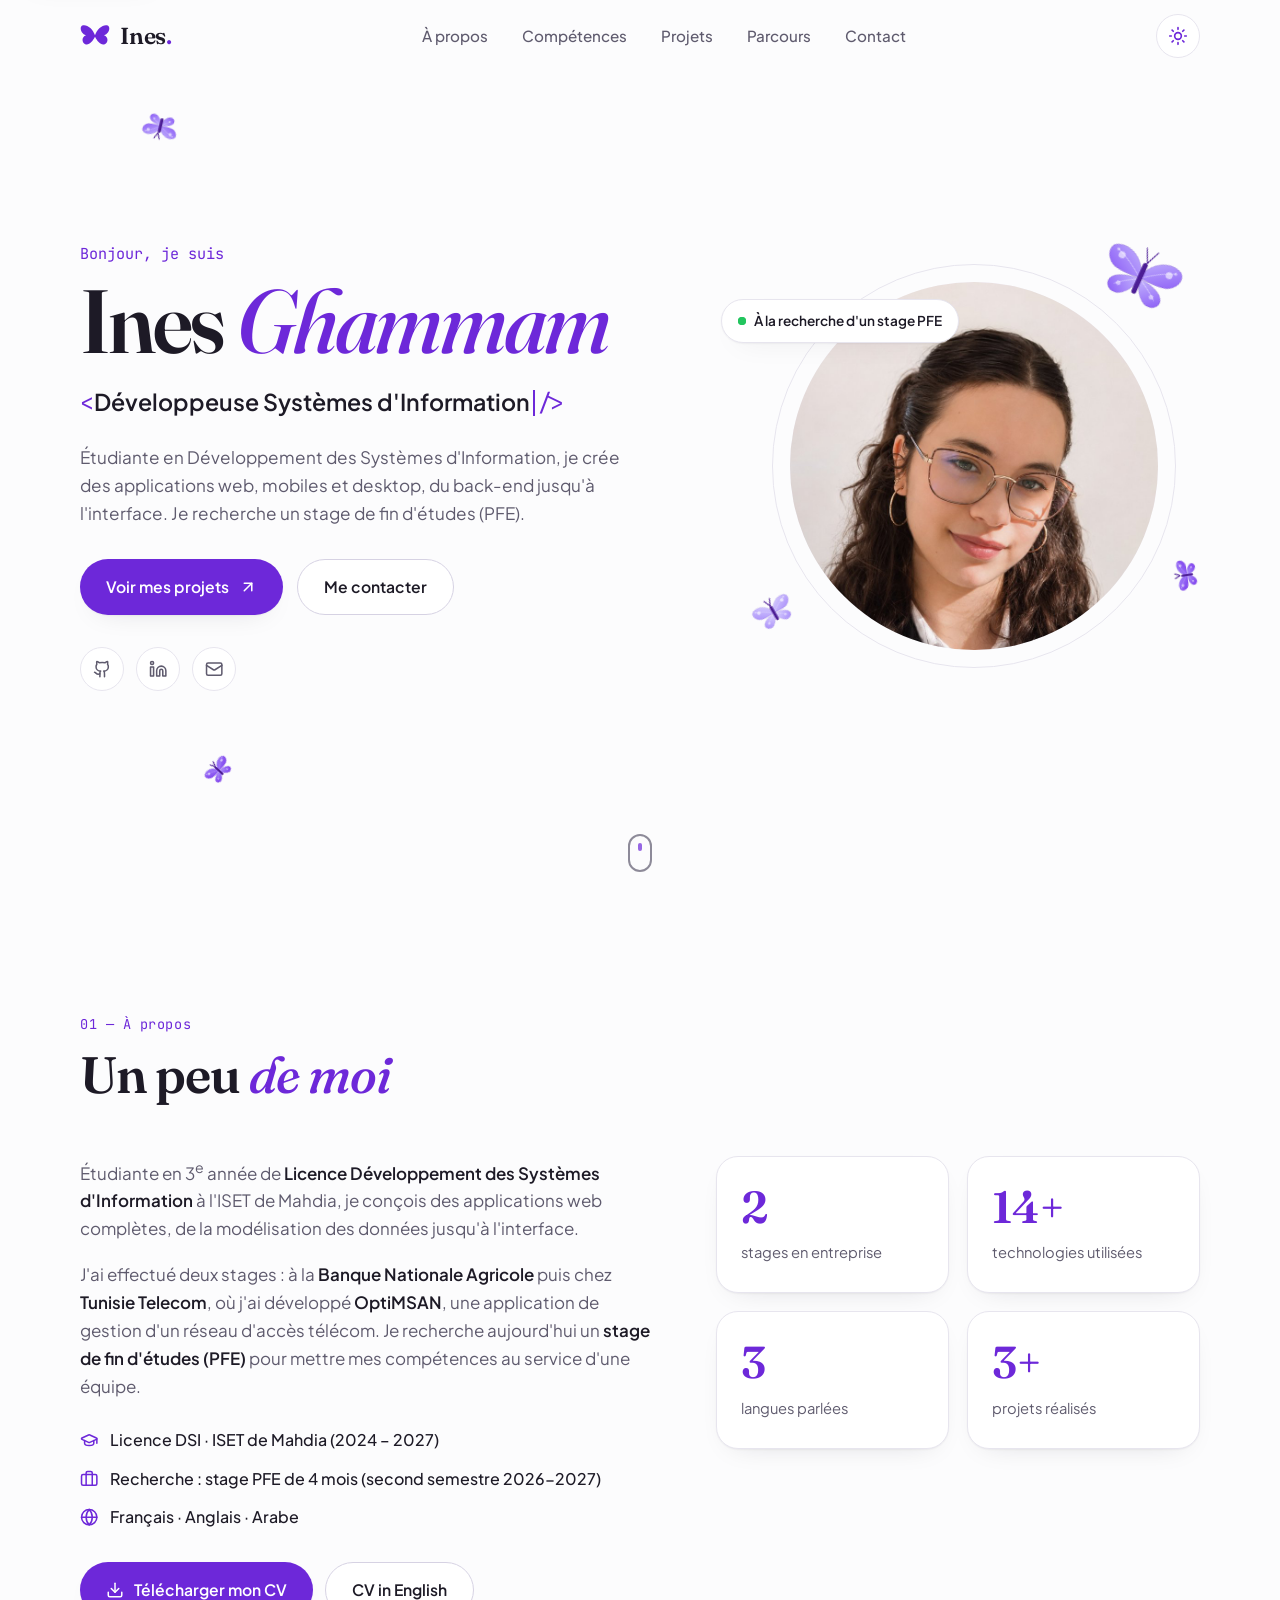
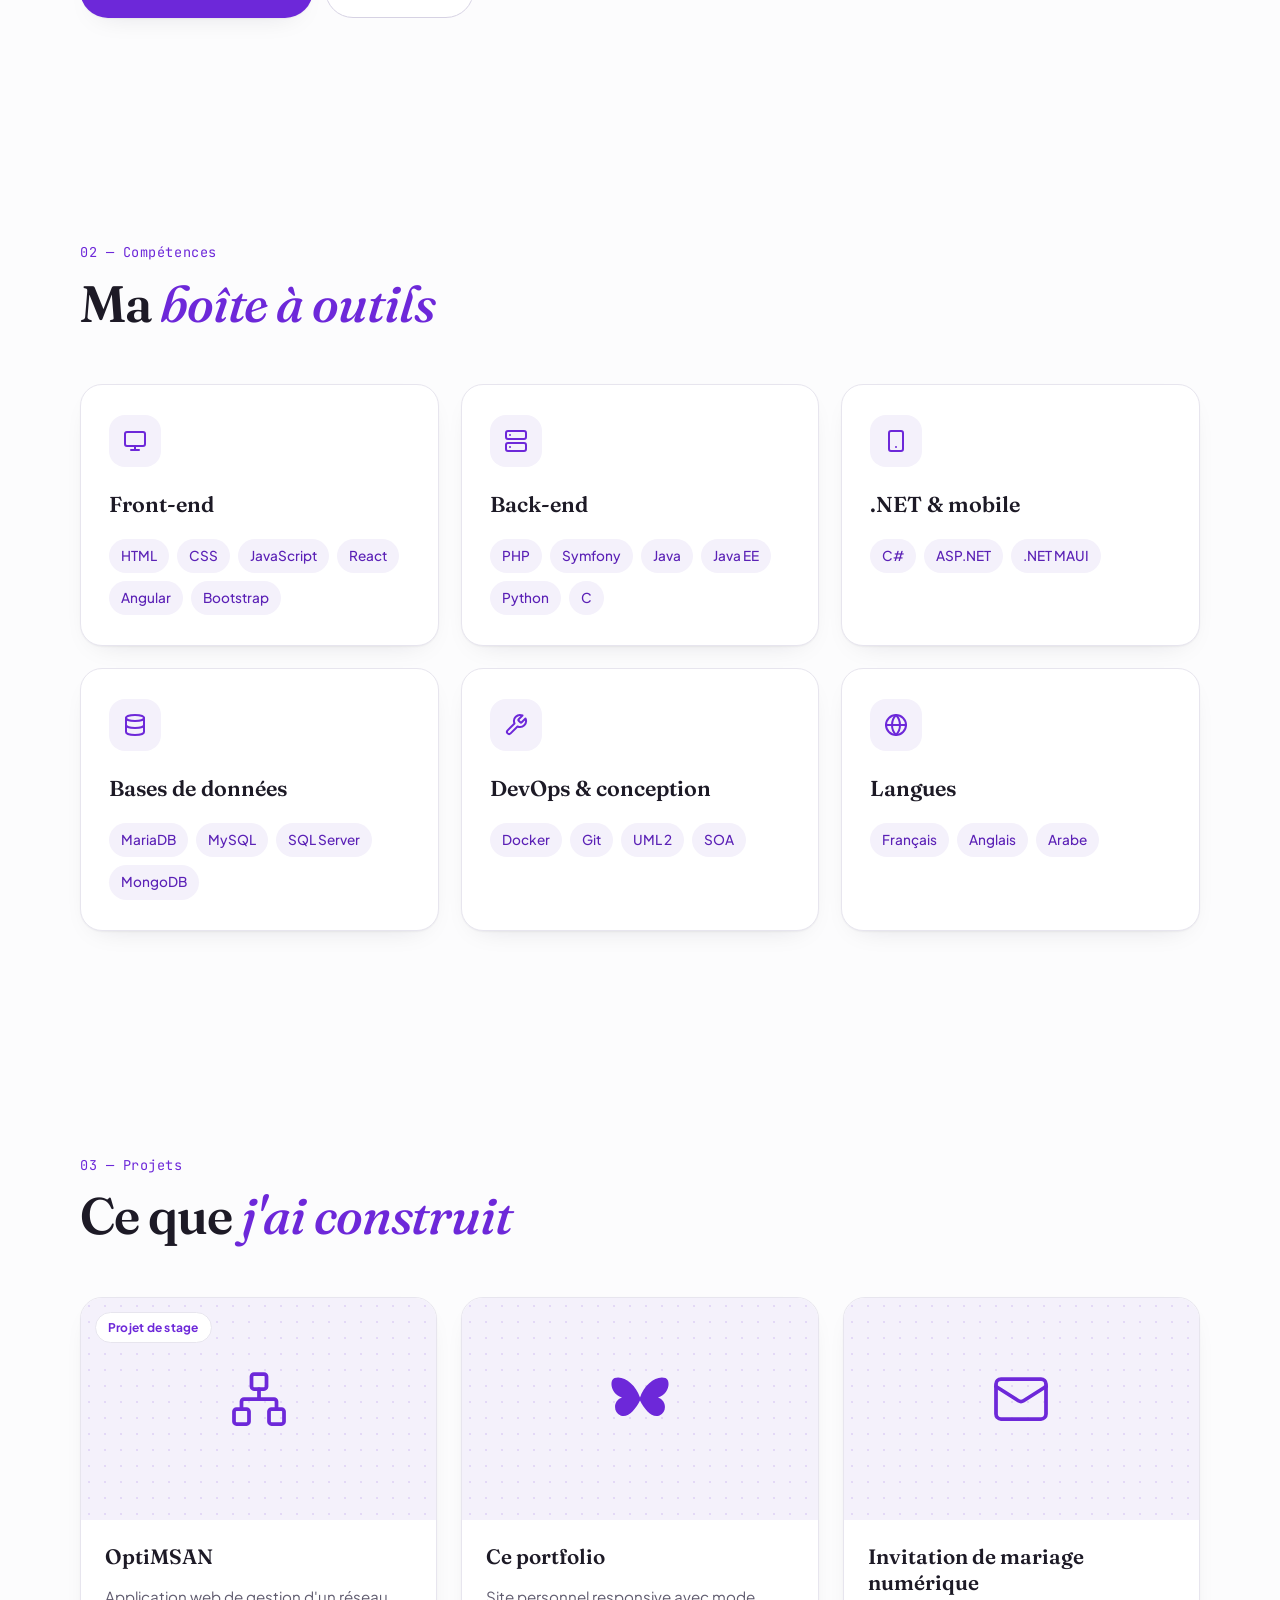
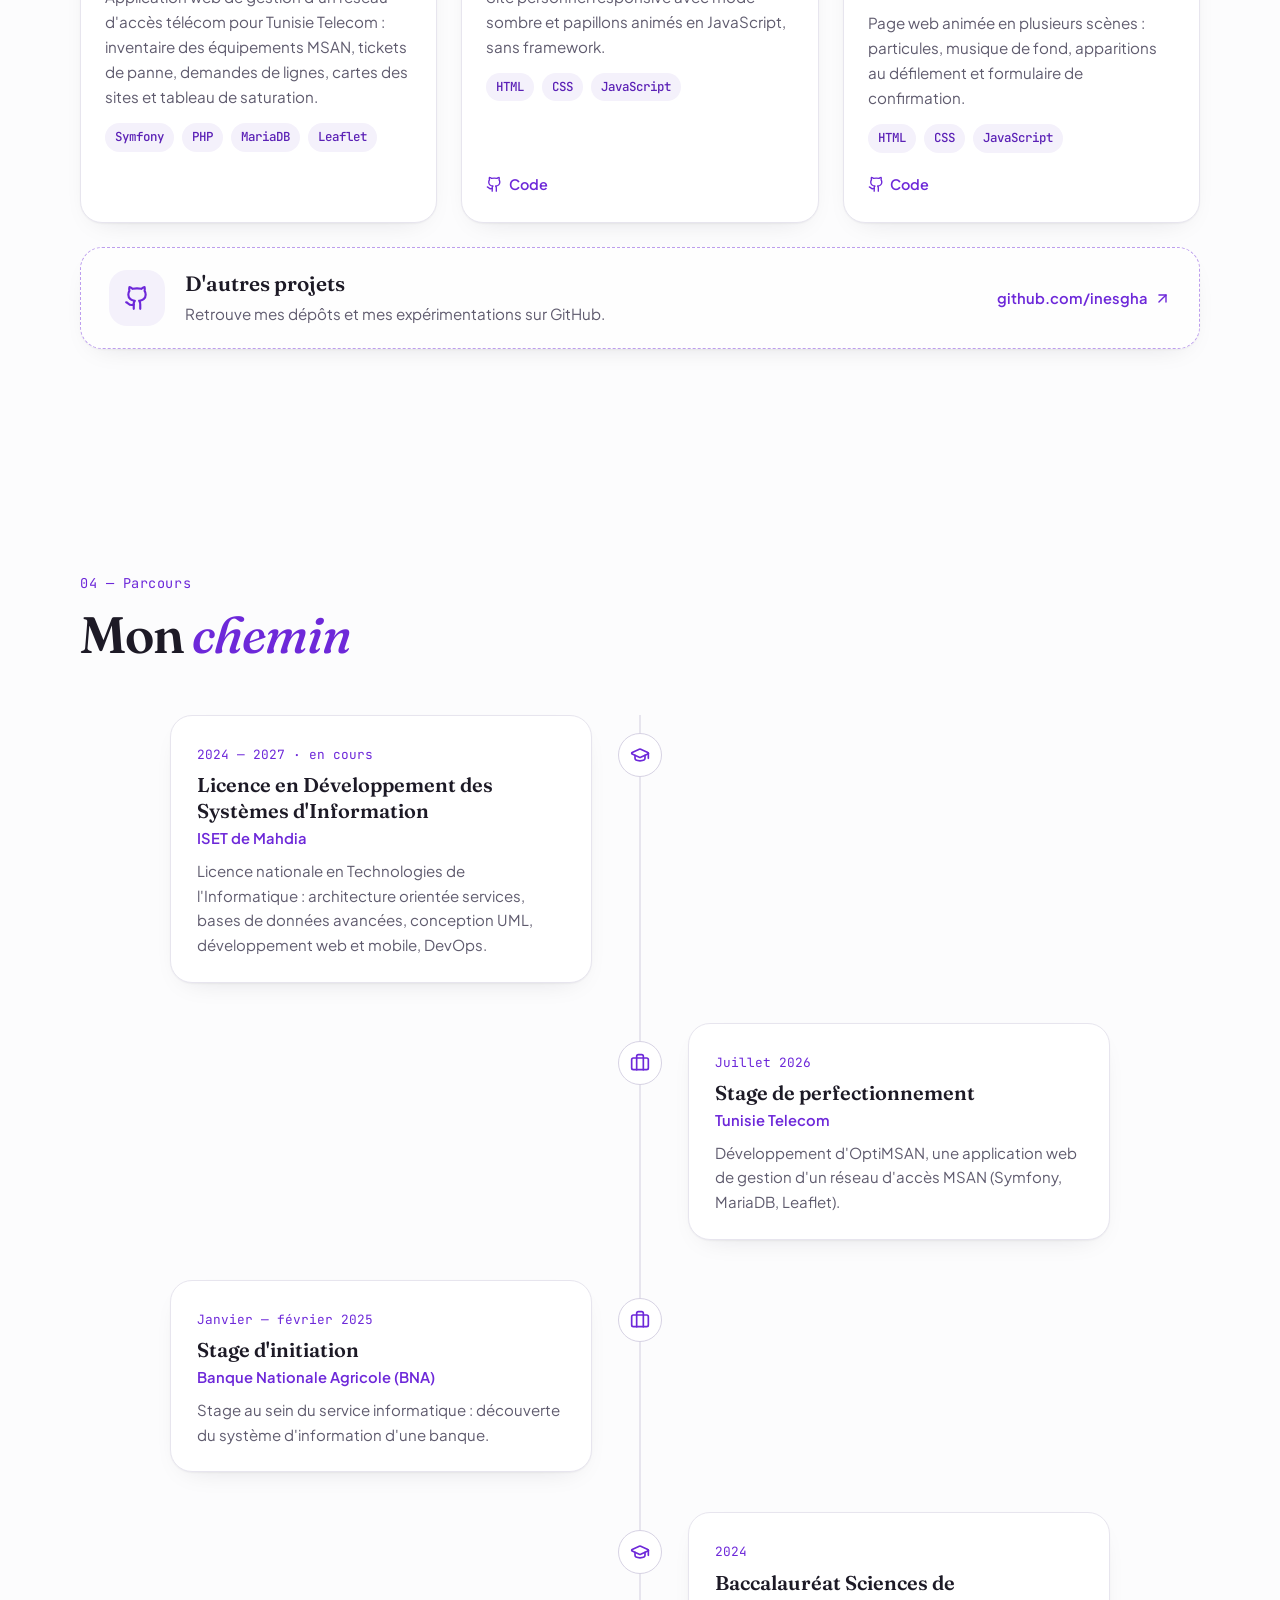
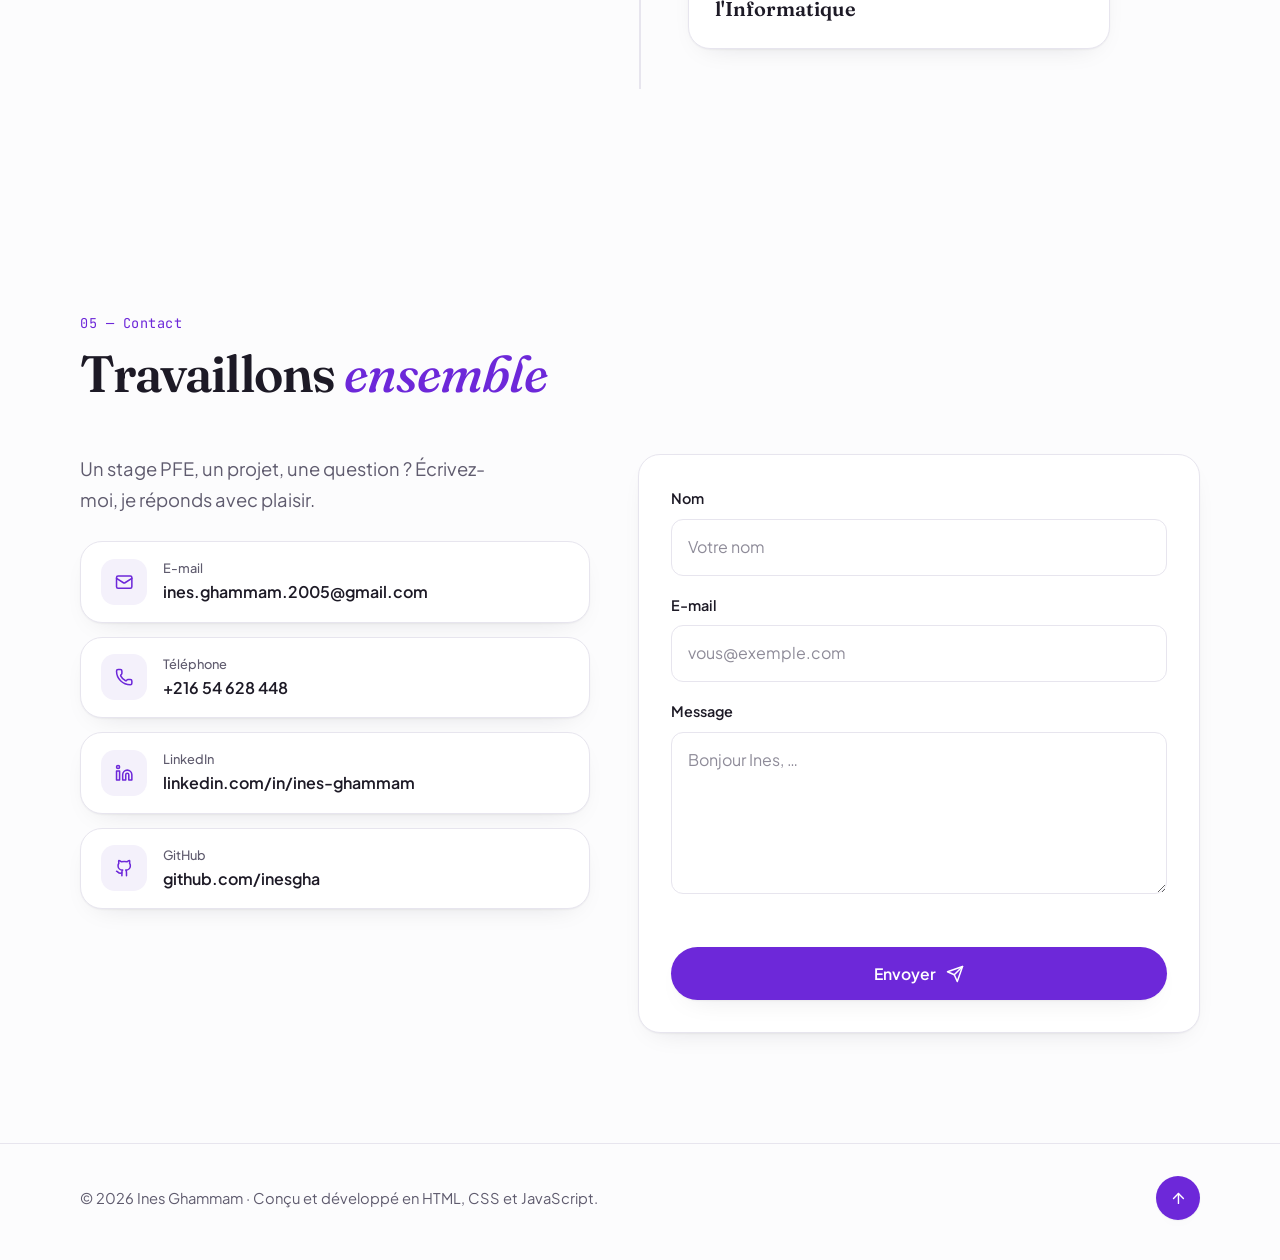
<file: index.html>
<!DOCTYPE html>
<html lang="fr" class="no-js" data-theme="light">
<head>
  <meta charset="UTF-8">
  <meta name="viewport" content="width=device-width, initial-scale=1.0">
  <title>Ines Ghammam — Développeuse Systèmes d'Information</title>
  <meta name="description" content="Portfolio d'Ines Ghammam, étudiante en 3e année de Licence DSI à l'ISET de Mahdia (Symfony, .NET, React), à la recherche d'un stage PFE.">
  <meta name="author" content="Ines Ghammam">
  <meta name="theme-color" content="#fcfcfd">
  <link rel="canonical" href="https://inesgha.github.io/">

  <!-- Icônes -->
  <link rel="icon" href="assets/favicon.svg" type="image/svg+xml">
  <link rel="icon" href="assets/favicon-32.png" sizes="32x32" type="image/png">
  <link rel="apple-touch-icon" href="assets/apple-touch-icon.png">

  <!-- Aperçu du lien sur LinkedIn, WhatsApp, Facebook… -->
  <meta property="og:type" content="website">
  <meta property="og:url" content="https://inesgha.github.io/">
  <meta property="og:title" content="Ines Ghammam — Développeuse Systèmes d'Information">
  <meta property="og:description" content="Étudiante en 3e année de Licence DSI à l'ISET de Mahdia, à la recherche d'un stage PFE. Symfony, .NET, React.">
  <meta property="og:image" content="https://inesgha.github.io/assets/og-image.png">
  <meta property="og:image:width" content="1200">
  <meta property="og:image:height" content="630">
  <meta property="og:image:alt" content="Ines Ghammam, développeuse Systèmes d'Information, à la recherche d'un stage PFE">
  <meta property="og:locale" content="fr_FR">
  <meta name="twitter:card" content="summary_large_image">

  <!-- Informations pour Google -->
  <script type="application/ld+json">
  {
    "@context": "https://schema.org",
    "@type": "Person",
    "name": "Ines Ghammam",
    "jobTitle": "Étudiante en Développement des Systèmes d'Information",
    "url": "https://inesgha.github.io/",
    "image": "https://inesgha.github.io/assets/photo.jpg",
    "email": "mailto:ines.ghammam.2005@gmail.com",
    "affiliation": { "@type": "CollegeOrUniversity", "name": "ISET de Mahdia" },
    "knowsAbout": ["Symfony", "PHP", ".NET", "React", "Java", "Python", "SQL"],
    "sameAs": [
      "https://www.linkedin.com/in/ines-ghammam-2a6794350",
      "https://github.com/inesgha"
    ]
  }
  </script>

  <!-- Polices Google Fonts -->
  <link rel="preconnect" href="https://fonts.googleapis.com">
  <link rel="preconnect" href="https://fonts.gstatic.com" crossorigin>
  <link href="https://fonts.googleapis.com/css2?family=Fraunces:ital,opsz,wght@0,9..144,500;0,9..144,600;1,9..144,500;1,9..144,600&family=JetBrains+Mono:wght@400;500&family=Plus+Jakarta+Sans:wght@400;500;600;700&display=swap" rel="stylesheet">

  <link rel="stylesheet" href="css/style.css">

  <!-- Applique le thème (clair/sombre) avant l'affichage pour éviter un "flash" -->
  <script>
    (function () {
      var dark = false;
      try {
        var saved = localStorage.getItem('theme');
        dark = saved ? saved === 'dark' : window.matchMedia('(prefers-color-scheme: dark)').matches;
      } catch (e) {}
      document.documentElement.setAttribute('data-theme', dark ? 'dark' : 'light');
      document.documentElement.classList.remove('no-js');
    })();
  </script>
</head>
<body>

  <!-- ===== Icônes (réutilisées avec <use href="#i-...">) ===== -->
  <svg class="sprite" aria-hidden="true">
    <symbol id="i-sun" viewBox="0 0 24 24"><circle cx="12" cy="12" r="4"/><path d="M12 2v2M12 20v2M4.93 4.93l1.41 1.41M17.66 17.66l1.41 1.41M2 12h2M20 12h2M6.34 17.66l-1.41 1.41M19.07 4.93l-1.41 1.41"/></symbol>
    <symbol id="i-moon" viewBox="0 0 24 24"><path d="M12 3a6 6 0 0 0 9 9 9 9 0 1 1-9-9Z"/></symbol>
    <symbol id="i-mail" viewBox="0 0 24 24"><rect width="20" height="16" x="2" y="4" rx="2"/><path d="m22 7-8.97 5.7a1.94 1.94 0 0 1-2.06 0L2 7"/></symbol>
    <symbol id="i-pin" viewBox="0 0 24 24"><path d="M20 10c0 4.99-5.54 10.19-7.4 11.8a1 1 0 0 1-1.2 0C9.54 20.19 4 14.99 4 10a8 8 0 0 1 16 0"/><circle cx="12" cy="10" r="3"/></symbol>
    <symbol id="i-github" viewBox="0 0 24 24"><path d="M15 22v-4a4.8 4.8 0 0 0-1-3.5c3 0 6-2 6-5.5.08-1.25-.27-2.48-1-3.5.28-1.15.28-2.35 0-3.5 0 0-1 0-3 1.5-2.64-.5-5.36-.5-8 0C6 2 5 2 5 2c-.3 1.15-.3 2.35 0 3.5A5.4 5.4 0 0 0 4 9c0 3.5 3 5.5 6 5.5-.39.49-.68 1.05-.85 1.65-.17.6-.22 1.23-.15 1.85v4"/><path d="M9 18c-4.51 2-5-2-7-2"/></symbol>
    <symbol id="i-linkedin" viewBox="0 0 24 24"><path d="M16 8a6 6 0 0 1 6 6v7h-4v-7a2 2 0 0 0-4 0v7h-4v-7a6 6 0 0 1 6-6z"/><rect width="4" height="12" x="2" y="9"/><circle cx="4" cy="4" r="2"/></symbol>
    <symbol id="i-cap" viewBox="0 0 24 24"><path d="M21.42 10.92a1 1 0 0 0-.02-1.84L12.83 5.18a2 2 0 0 0-1.66 0L2.6 9.08a1 1 0 0 0 0 1.83l8.57 3.91a2 2 0 0 0 1.66 0z"/><path d="M22 10v6"/><path d="M6 12.5V16a6 3 0 0 0 12 0v-3.5"/></symbol>
    <symbol id="i-briefcase" viewBox="0 0 24 24"><path d="M16 20V4a2 2 0 0 0-2-2h-4a2 2 0 0 0-2 2v16"/><rect width="20" height="14" x="2" y="6" rx="2"/></symbol>
    <symbol id="i-download" viewBox="0 0 24 24"><path d="M21 15v4a2 2 0 0 1-2 2H5a2 2 0 0 1-2-2v-4"/><path d="m7 10 5 5 5-5"/><path d="M12 15V3"/></symbol>
    <symbol id="i-arrow" viewBox="0 0 24 24"><path d="M7 7h10v10"/><path d="M7 17 17 7"/></symbol>
    <symbol id="i-arrow-up" viewBox="0 0 24 24"><path d="m5 12 7-7 7 7"/><path d="M12 19V5"/></symbol>
    <symbol id="i-send" viewBox="0 0 24 24"><path d="m22 2-7 20-4-9-9-4Z"/><path d="M22 2 11 13"/></symbol>
    <symbol id="i-monitor" viewBox="0 0 24 24"><rect width="20" height="14" x="2" y="3" rx="2"/><path d="M8 21h8M12 17v4"/></symbol>
    <symbol id="i-server" viewBox="0 0 24 24"><rect width="20" height="8" x="2" y="2" rx="2"/><rect width="20" height="8" x="2" y="14" rx="2"/><path d="M6 6h.01M6 18h.01"/></symbol>
    <symbol id="i-phone" viewBox="0 0 24 24"><rect width="14" height="20" x="5" y="2" rx="2"/><path d="M12 18h.01"/></symbol>
    <symbol id="i-database" viewBox="0 0 24 24"><ellipse cx="12" cy="5" rx="9" ry="3"/><path d="M3 5v14a9 3 0 0 0 18 0V5"/><path d="M3 12a9 3 0 0 0 18 0"/></symbol>
    <symbol id="i-tool" viewBox="0 0 24 24"><path d="M14.7 6.3a1 1 0 0 0 0 1.4l1.6 1.6a1 1 0 0 0 1.4 0l3.77-3.77a6 6 0 0 1-7.94 7.94l-6.91 6.91a2.12 2.12 0 0 1-3-3l6.91-6.91a6 6 0 0 1 7.94-7.94z"/></symbol>
    <symbol id="i-calendar" viewBox="0 0 24 24"><path d="M8 2v4M16 2v4"/><rect width="18" height="18" x="3" y="4" rx="2"/><path d="M3 10h18M8 14h.01M12 14h.01M16 14h.01M8 18h.01M12 18h.01"/></symbol>
    <symbol id="i-butterfly" viewBox="0 0 40 32"><path style="fill:currentColor;stroke:none" d="M20 15C17 6 9 0 3 2-1 4 1 13 8 15c-6 2-6 10-1 12 5 2 10-4 13-10 3 6 8 12 13 10 5-2 5-10-1-12 7-2 9-11 5-13-6-2-14 4-17 13Z"/></symbol>
    <symbol id="i-globe" viewBox="0 0 24 24"><circle cx="12" cy="12" r="10"/><path d="M12 2a14.5 14.5 0 0 0 0 20 14.5 14.5 0 0 0 0-20"/><path d="M2 12h20"/></symbol>
    <symbol id="i-network" viewBox="0 0 24 24"><rect x="16" y="16" width="6" height="6" rx="1"/><rect x="2" y="16" width="6" height="6" rx="1"/><rect x="9" y="2" width="6" height="6" rx="1"/><path d="M5 16v-3a1 1 0 0 1 1-1h12a1 1 0 0 1 1 1v3"/><path d="M12 12V8"/></symbol>
    <symbol id="i-call" viewBox="0 0 24 24"><path d="M13.83 16.57a1 1 0 0 0 1.21-.3l.36-.47A2 2 0 0 1 17 15h3a2 2 0 0 1 2 2v3a2 2 0 0 1-2 2A18 18 0 0 1 2 4a2 2 0 0 1 2-2h3a2 2 0 0 1 2 2v3a2 2 0 0 1-.8 1.6l-.47.35a1 1 0 0 0-.29 1.23 14 14 0 0 0 6.39 6.39"/></symbol>
    <symbol id="i-chart" viewBox="0 0 24 24"><path d="M3 3v16a2 2 0 0 0 2 2h16"/><path d="m19 9-5 5-4-4-3 3"/></symbol>
  </svg>

  <a class="skip-link" href="#main">Aller au contenu</a>

  <!-- Les papillons volants sont ajoutés ici par js/butterflies.js -->
  <div class="butterfly-layer" id="butterfly-layer" aria-hidden="true"></div>

  <!-- ================= NAVIGATION ================= -->
  <header class="nav" id="nav">
    <div class="container nav__inner">
      <a href="#accueil" class="nav__logo" aria-label="Retour en haut">
        <svg class="nav__logo-icon" viewBox="0 0 40 32" aria-hidden="true">
          <path fill="currentColor" d="M20 15C17 6 9 0 3 2-1 4 1 13 8 15c-6 2-6 10-1 12 5 2 10-4 13-10 3 6 8 12 13 10 5-2 5-10-1-12 7-2 9-11 5-13-6-2-14 4-17 13Z"/>
        </svg>
        <span>Ines<span class="nav__dot">.</span></span>
      </a>

      <nav class="nav__menu" id="nav-menu" aria-label="Navigation principale">
        <a href="#apropos" class="nav__link">À propos</a>
        <a href="#competences" class="nav__link">Compétences</a>
        <a href="#projets" class="nav__link">Projets</a>
        <a href="#parcours" class="nav__link">Parcours</a>
        <a href="#contact" class="nav__link">Contact</a>
      </nav>

      <div class="nav__actions">
        <button class="theme-toggle" id="theme-toggle" type="button" aria-label="Activer le mode sombre">
          <svg class="icon theme-toggle__sun"><use href="#i-sun"/></svg>
          <svg class="icon theme-toggle__moon"><use href="#i-moon"/></svg>
        </button>
        <button class="nav__burger" id="nav-burger" type="button" aria-label="Ouvrir le menu" aria-expanded="false" aria-controls="nav-menu">
          <span></span><span></span><span></span>
        </button>
      </div>
    </div>
  </header>

  <main id="main">

    <!-- ================= ACCUEIL ================= -->
    <section class="hero" id="accueil">
      <div class="container hero__inner">
        <div class="hero__text">
          <p class="hero__hello reveal">Bonjour, je suis</p>
          <h1 class="hero__name reveal" style="--d:1">Ines <em>Ghammam</em></h1>
          <p class="hero__role reveal" style="--d:2">
            <span class="mono">&lt;</span><span id="typed">Développeuse Systèmes d'Information</span><span class="caret" aria-hidden="true"></span><span class="mono">/&gt;</span>
          </p>
          <p class="hero__intro reveal" style="--d:3">
            Étudiante en Développement des Systèmes d'Information, je crée des applications web, mobiles et desktop,
            du back-end jusqu'à l'interface. Je recherche un stage de fin d'études (PFE).
          </p>
          <div class="hero__cta reveal" style="--d:4">
            <a href="#projets" class="btn btn--primary">Voir mes projets <svg class="icon"><use href="#i-arrow"/></svg></a>
            <a href="#contact" class="btn btn--ghost">Me contacter</a>
          </div>
          <ul class="socials reveal" style="--d:5">
            <li><a href="https://github.com/inesgha" target="_blank" rel="noopener" aria-label="GitHub"><svg class="icon"><use href="#i-github"/></svg></a></li>
            <li><a href="https://www.linkedin.com/in/ines-ghammam-2a6794350" target="_blank" rel="noopener" aria-label="LinkedIn"><svg class="icon"><use href="#i-linkedin"/></svg></a></li>
            <li><a href="mailto:ines.ghammam.2005@gmail.com" aria-label="E-mail"><svg class="icon"><use href="#i-mail"/></svg></a></li>
          </ul>
        </div>

        <div class="hero__visual reveal" style="--d:2">
          <div class="hero__photo">
            <span class="hero__ring" aria-hidden="true"></span>
            <div class="hero__frame">
              <span class="hero__initials" aria-hidden="true">IG</span>
              <img src="assets/photo.jpg" alt="Photo d'Ines Ghammam" width="800" height="800" fetchpriority="high">
            </div>
            <!-- Papillons posés (dessinés par js/butterflies.js) -->
            <div class="perched perched--1" data-butterfly data-size="78" data-flap="1.6s" data-palette="0"></div>
            <div class="perched perched--2" data-butterfly data-size="40" data-flap="1.2s" data-palette="1"></div>
          </div>
          <div class="chip-float chip-float--1"><span class="pulse" aria-hidden="true"></span>À la recherche d'un stage PFE</div>
        </div>
      </div>

      <a href="#apropos" class="scroll-hint" aria-label="Défiler vers la section À propos">
        <span class="scroll-hint__mouse"><span></span></span>
      </a>
    </section>

    <!-- ================= À PROPOS ================= -->
    <section class="section" id="apropos">
      <div class="container">
        <header class="section__head reveal">
          <span class="section__kicker">01 — À propos</span>
          <h2 class="section__title">Un peu <em>de moi</em></h2>
        </header>

        <div class="about">
          <div class="about__text reveal">
            <p>
              Étudiante en 3<sup>e</sup> année de <strong>Licence Développement des Systèmes d'Information</strong>
              à l'ISET de Mahdia, je conçois des applications web complètes, de la modélisation des données
              jusqu'à l'interface.
            </p>
            <p>
              J'ai effectué deux stages : à la <strong>Banque Nationale Agricole</strong> puis chez
              <strong>Tunisie Telecom</strong>, où j'ai développé <strong>OptiMSAN</strong>, une application
              de gestion d'un réseau d'accès télécom.
              Je recherche aujourd'hui un <strong>stage de fin d'études (PFE)</strong> pour mettre
              mes compétences au service d'une équipe.
            </p>
            <ul class="about__info">
              <li><svg class="icon"><use href="#i-cap"/></svg> Licence DSI · ISET de Mahdia (2024 – 2027)</li>
              <li><svg class="icon"><use href="#i-briefcase"/></svg> Recherche : stage PFE de 4 mois (second semestre 2026-2027)</li>
              <li><svg class="icon"><use href="#i-globe"/></svg> Français · Anglais · Arabe</li>
            </ul>
            <!-- Le CV est dans assets/CV-Ines-Ghammam.pdf (remplace ce fichier pour le mettre à jour) -->
            <div class="about__cta">
              <a class="btn btn--primary" href="assets/CV-Ines-Ghammam.pdf" download>
                <svg class="icon"><use href="#i-download"/></svg> Télécharger mon CV
              </a>
              <a class="btn btn--ghost" href="assets/CV-Ines-Ghammam-EN.pdf" download hreflang="en">
                CV in English
              </a>
            </div>
          </div>

          <div class="about__stats">
            <div class="stat card reveal" style="--d:1">
              <span class="stat__num" data-count="2">2</span>
              <span class="stat__label">stages en entreprise</span>
            </div>
            <div class="stat card reveal" style="--d:2">
              <span class="stat__num" data-count="15">15</span><span class="stat__plus">+</span>
              <span class="stat__label">technologies utilisées</span>
            </div>
            <div class="stat card reveal" style="--d:3">
              <span class="stat__num" data-count="3">3</span>
              <span class="stat__label">langues parlées</span>
            </div>
            <div class="stat card reveal" style="--d:4">
              <span class="stat__num" data-count="3">3</span><span class="stat__plus">+</span>
              <span class="stat__label">projets réalisés</span>
            </div>
          </div>
        </div>
      </div>
    </section>

    <!-- ================= COMPÉTENCES ================= -->
    <section class="section" id="competences">
      <div class="container">
        <header class="section__head reveal">
          <span class="section__kicker">02 — Compétences</span>
          <h2 class="section__title">Ma <em>boîte à outils</em></h2>
        </header>

        <div class="skills">
          <article class="skill-card card reveal" style="--d:1">
            <div class="skill-card__icon"><svg class="icon"><use href="#i-monitor"/></svg></div>
            <h3>Front-end</h3>
            <ul class="tags">
              <li>HTML</li><li>CSS</li><li>JavaScript</li><li>React</li><li>Angular</li><li>Bootstrap</li>
            </ul>
          </article>
          <article class="skill-card card reveal" style="--d:2">
            <div class="skill-card__icon"><svg class="icon"><use href="#i-server"/></svg></div>
            <h3>Back-end</h3>
            <ul class="tags">
              <li>PHP</li><li>Symfony</li><li>Java</li><li>Java EE</li><li>Python</li><li>C</li>
            </ul>
          </article>
          <article class="skill-card card reveal" style="--d:3">
            <div class="skill-card__icon"><svg class="icon"><use href="#i-phone"/></svg></div>
            <h3>.NET &amp; mobile</h3>
            <ul class="tags">
              <li>C#</li><li>ASP.NET</li><li>.NET MAUI</li>
            </ul>
          </article>
          <article class="skill-card card reveal" style="--d:1">
            <div class="skill-card__icon"><svg class="icon"><use href="#i-database"/></svg></div>
            <h3>Bases de données</h3>
            <ul class="tags">
              <li>MariaDB</li><li>MySQL</li><li>SQL Server</li><li>MongoDB</li>
            </ul>
          </article>
          <article class="skill-card card reveal" style="--d:2">
            <div class="skill-card__icon"><svg class="icon"><use href="#i-tool"/></svg></div>
            <h3>DevOps &amp; conception</h3>
            <ul class="tags">
              <li>Docker</li><li>Git</li><li>UML 2</li><li>SOA</li>
            </ul>
          </article>
          <article class="skill-card card reveal" style="--d:3">
            <div class="skill-card__icon"><svg class="icon"><use href="#i-globe"/></svg></div>
            <h3>Langues</h3>
            <ul class="tags">
              <li>Français</li><li>Anglais</li><li>Arabe</li>
            </ul>
          </article>
        </div>
      </div>
    </section>

    <!-- ================= PROJETS ================= -->
    <section class="section" id="projets">
      <div class="container">
        <header class="section__head reveal">
          <span class="section__kicker">03 — Projets</span>
          <h2 class="section__title">Ce que <em>j'ai construit</em></h2>
        </header>

        <div class="projects">
          <!-- Pour ajouter un projet : copie un bloc <article class="project ..."> et change le texte. -->
          <article class="project card reveal">
            <div class="project__thumb">
              <span class="project__badge">Projet de stage</span>
              <span class="project__glyph"><svg class="icon"><use href="#i-network"/></svg></span>
            </div>
            <div class="project__body">
              <h3 class="project__title">OptiMSAN</h3>
              <p>
                Application web de gestion d'un réseau d'accès télécom pour Tunisie Telecom : inventaire
                des équipements MSAN, tickets de panne, demandes de lignes, cartes des sites et tableau de saturation.
              </p>
              <ul class="tags tags--small"><li>Symfony</li><li>PHP</li><li>MariaDB</li><li>Leaflet</li></ul>
            </div>
          </article>

          <article class="project card reveal" style="--d:1">
            <div class="project__thumb">
              <span class="project__glyph"><svg class="icon"><use href="#i-butterfly"/></svg></span>
            </div>
            <div class="project__body">
              <h3 class="project__title">Ce portfolio</h3>
              <p>Site personnel responsive avec mode sombre et papillons animés en JavaScript, sans framework.</p>
              <ul class="tags tags--small"><li>HTML</li><li>CSS</li><li>JavaScript</li></ul>
              <div class="project__links">
                <a href="https://github.com/inesgha/inesgha.github.io" target="_blank" rel="noopener"><svg class="icon"><use href="#i-github"/></svg> Code</a>
              </div>
            </div>
          </article>

          <article class="project card reveal" style="--d:2">
            <div class="project__thumb">
              <span class="project__glyph"><svg class="icon"><use href="#i-mail"/></svg></span>
            </div>
            <div class="project__body">
              <h3 class="project__title">Invitation de mariage numérique</h3>
              <p>Page web animée en plusieurs scènes : particules, musique de fond, apparitions au défilement et formulaire de confirmation.</p>
              <ul class="tags tags--small"><li>HTML</li><li>CSS</li><li>JavaScript</li></ul>
              <div class="project__links">
                <a href="https://github.com/inesgha/invitation" target="_blank" rel="noopener"><svg class="icon"><use href="#i-github"/></svg> Code</a>
              </div>
            </div>
          </article>

          <a class="project project--more card reveal" href="https://github.com/inesgha" target="_blank" rel="noopener">
            <span class="project--more__icon"><svg class="icon"><use href="#i-github"/></svg></span>
            <h3 class="project__title">D'autres projets</h3>
            <p>Retrouve mes dépôts et mes expérimentations sur GitHub.</p>
            <span class="project--more__link">github.com/inesgha <svg class="icon"><use href="#i-arrow"/></svg></span>
          </a>
        </div>
      </div>
    </section>

    <!-- ================= PARCOURS ================= -->
    <section class="section" id="parcours">
      <div class="container">
        <header class="section__head reveal">
          <span class="section__kicker">04 — Parcours</span>
          <h2 class="section__title">Mon <em>chemin</em></h2>
        </header>

        <!-- Pour ajouter une étape : copie un <li class="timeline__item">.
             Classe "is-work" = expérience (icône mallette), sinon formation (icône diplôme). -->
        <ol class="timeline">
          <li class="timeline__item reveal">
            <span class="timeline__dot"><svg class="icon"><use href="#i-cap"/></svg></span>
            <div class="timeline__card card">
              <span class="timeline__date">2024 — 2027 · en cours</span>
              <h3>Licence en Développement des Systèmes d'Information</h3>
              <p class="timeline__place">ISET de Mahdia</p>
              <p>Licence nationale en Technologies de l'Informatique : architecture orientée services, bases de données avancées, conception UML, développement web et mobile, DevOps.</p>
            </div>
          </li>
          <li class="timeline__item is-work reveal">
            <span class="timeline__dot"><svg class="icon"><use href="#i-briefcase"/></svg></span>
            <div class="timeline__card card">
              <span class="timeline__date">Juillet 2026</span>
              <h3>Stage de perfectionnement</h3>
              <p class="timeline__place">Tunisie Telecom</p>
              <p>Développement d'OptiMSAN, une application web de gestion d'un réseau d'accès MSAN (Symfony, MariaDB, Leaflet).</p>
            </div>
          </li>
          <li class="timeline__item is-work reveal">
            <span class="timeline__dot"><svg class="icon"><use href="#i-briefcase"/></svg></span>
            <div class="timeline__card card">
              <span class="timeline__date">Janvier — février 2025</span>
              <h3>Stage d'initiation</h3>
              <p class="timeline__place">Banque Nationale Agricole (BNA)</p>
              <p>Stage au sein du service informatique : découverte du système d'information d'une banque.</p>
            </div>
          </li>
          <li class="timeline__item reveal">
            <span class="timeline__dot"><svg class="icon"><use href="#i-cap"/></svg></span>
            <div class="timeline__card card">
              <span class="timeline__date">2024</span>
              <h3>Baccalauréat Sciences de l'Informatique</h3>
            </div>
          </li>
        </ol>
      </div>
    </section>

    <!-- ================= CONTACT ================= -->
    <section class="section" id="contact">
      <div class="container">
        <header class="section__head reveal">
          <span class="section__kicker">05 — Contact</span>
          <h2 class="section__title">Travaillons <em>ensemble</em></h2>
        </header>

        <div class="contact">
          <div class="contact__info reveal">
            <p class="contact__lead">
              Un stage PFE, un projet, une question ? Écrivez-moi, je réponds avec plaisir.
            </p>
            <a class="contact__item card" href="mailto:ines.ghammam.2005@gmail.com">
              <span class="contact__icon"><svg class="icon"><use href="#i-mail"/></svg></span>
              <span><small>E-mail</small>ines.ghammam.2005@gmail.com</span>
            </a>
            <a class="contact__item card" href="tel:+21654628448">
              <span class="contact__icon"><svg class="icon"><use href="#i-call"/></svg></span>
              <span><small>Téléphone</small>+216 54 628 448</span>
            </a>
            <a class="contact__item card" href="https://www.linkedin.com/in/ines-ghammam-2a6794350" target="_blank" rel="noopener">
              <span class="contact__icon"><svg class="icon"><use href="#i-linkedin"/></svg></span>
              <span><small>LinkedIn</small>linkedin.com/in/ines-ghammam</span>
            </a>
            <a class="contact__item card" href="https://github.com/inesgha" target="_blank" rel="noopener">
              <span class="contact__icon"><svg class="icon"><use href="#i-github"/></svg></span>
              <span><small>GitHub</small>github.com/inesgha</span>
            </a>
          </div>

          <!-- Le formulaire ouvre l'application e-mail du visiteur avec le message déjà rempli -->
          <form class="contact__form card reveal" id="contact-form" style="--d:1" data-email="ines.ghammam.2005@gmail.com" novalidate>
            <div class="field">
              <label for="f-name">Nom</label>
              <input id="f-name" name="name" type="text" autocomplete="name" placeholder="Votre nom" required>
            </div>
            <div class="field">
              <label for="f-email">E-mail</label>
              <input id="f-email" name="email" type="email" autocomplete="email" placeholder="vous@exemple.com" required>
            </div>
            <div class="field">
              <label for="f-message">Message</label>
              <textarea id="f-message" name="message" rows="5" placeholder="Bonjour Ines, …" required></textarea>
            </div>
            <p class="form-error" id="form-error" role="alert"></p>
            <button class="btn btn--primary btn--full" type="submit">
              Envoyer <svg class="icon"><use href="#i-send"/></svg>
            </button>
          </form>
        </div>
      </div>
    </section>
  </main>

  <!-- ================= PIED DE PAGE ================= -->
  <footer class="footer">
    <div class="container footer__inner">
      <p>© <span id="year">2026</span> Ines Ghammam · Conçu et développé en HTML, CSS et JavaScript.</p>
      <a href="#accueil" class="to-top" aria-label="Revenir en haut"><svg class="icon"><use href="#i-arrow-up"/></svg></a>
    </div>
  </footer>

  <div class="toast" id="toast" role="status" aria-live="polite"></div>

  <script src="js/butterflies.js"></script>
  <script src="js/main.js"></script>
</body>
</html>
</file>
<file: css/style.css>
/* =========================================================
   PORTFOLIO — Ines Ghammam
   Style sobre : fond neutre, un seul accent violet · mode clair / sombre
   ========================================================= */

/* ---------- 1. Couleurs & variables ---------- */
/* Pour changer la couleur du site, modifie --primary (et --btn-bg / --btn-hover). */
:root {
  --bg: #fcfcfd;
  --bg-alt: #f6f5f9;
  --surface: #ffffff;
  --surface-strong: #ffffff;
  --border: #e7e5ee;
  --border-strong: #d6d2e3;
  --text: #1d1a26;
  --text-muted: #5f5b6e;
  --primary: #6d28d9;
  --accent: #6d28d9;
  --tint: #f4f1fb;
  --dots: rgba(109, 40, 217, 0.12);
  --selection: #ddd6fe;
  --danger: #dc2626;

  --btn-bg: #6d28d9;
  --btn-hover: #5b21b6;
  --btn-text: #ffffff;

  --tag-bg: #f4f1fb;
  --tag-text: #5b21b6;
  --shadow: 0 1px 2px rgba(20, 16, 40, 0.05), 0 10px 30px -18px rgba(20, 16, 40, 0.18);
  --shadow-hover: 0 1px 2px rgba(20, 16, 40, 0.06), 0 18px 40px -20px rgba(20, 16, 40, 0.26);

  --bf-body: #4c1d95;

  --radius: 22px;
  --radius-sm: 12px;
  --nav-h: 72px;
  --container: 1120px;

  --font-display: 'Fraunces', Georgia, serif;
  --font-body: 'Plus Jakarta Sans', system-ui, -apple-system, 'Segoe UI', sans-serif;
  --font-mono: 'JetBrains Mono', ui-monospace, Consolas, monospace;

  --ease: cubic-bezier(0.22, 1, 0.36, 1);
  color-scheme: light;
}

/* Mode sombre : gris très foncé + violet clair */
[data-theme="dark"] {
  --bg: #0f0e13;
  --bg-alt: #15141b;
  --surface: #17161e;
  --surface-strong: #1b1a23;
  --border: #2a2834;
  --border-strong: #3a3746;
  --text: #f1f0f5;
  --text-muted: #a8a5b5;
  --primary: #b9a6fb;
  --accent: #b9a6fb;
  --tint: #221f2d;
  --dots: rgba(185, 166, 251, 0.1);
  --selection: #4c3d7a;
  --danger: #f87171;

  --btn-bg: #b9a6fb;
  --btn-hover: #cdbffd;
  --btn-text: #15121f;

  --tag-bg: #221f2d;
  --tag-text: #d9d0fd;
  --shadow: 0 1px 2px rgba(0, 0, 0, 0.4), 0 10px 30px -18px rgba(0, 0, 0, 0.6);
  --shadow-hover: 0 14px 34px -18px rgba(0, 0, 0, 0.8);

  --bf-body: #f1f0f5;
  color-scheme: dark;
}

/* ---------- 2. Base ---------- */
*, *::before, *::after { box-sizing: border-box; margin: 0; padding: 0; }

html { scroll-behavior: smooth; scroll-padding-top: calc(var(--nav-h) + 12px); }

body {
  font-family: var(--font-body);
  font-size: 1rem;
  line-height: 1.65;
  color: var(--text);
  background-color: var(--bg);
  overflow-x: hidden;
  -webkit-font-smoothing: antialiased;
  transition: background-color 0.5s var(--ease), color 0.5s var(--ease);
}

img { max-width: 100%; display: block; }
a { color: inherit; text-decoration: none; }
ul, ol { list-style: none; }
button, input, textarea { font: inherit; color: inherit; }
strong { font-weight: 600; color: var(--text); }

.container { width: min(100% - 32px, var(--container)); margin-inline: auto; }
.mono { font-family: var(--font-mono); }

.sprite { position: absolute; width: 0; height: 0; overflow: hidden; }

.icon {
  width: 1.15em; height: 1.15em; flex-shrink: 0;
  fill: none; stroke: currentColor; stroke-width: 2;
  stroke-linecap: round; stroke-linejoin: round;
}

:focus-visible { outline: 2px solid var(--accent); outline-offset: 3px; border-radius: 6px; }

.skip-link {
  position: fixed; top: -60px; left: 16px; z-index: 100;
  padding: 10px 16px; border-radius: 10px;
  background: var(--surface-strong); box-shadow: var(--shadow);
}
.skip-link:focus { top: 12px; }

::selection { background: var(--selection); color: var(--text); }

/* ---------- 3. Papillons (seulement en haut de la page) ---------- */
.butterfly-layer { position: absolute; top: 0; left: 0; width: 100%; height: 100vh; height: 100svh; z-index: 0; pointer-events: none; overflow: hidden; }

.bf {
  position: absolute; top: 0; left: 0;
  width: var(--size, 36px);
  height: calc(var(--size, 36px) * 0.64);
  will-change: transform;
}
.bf__inner { position: relative; width: 100%; height: 100%; perspective: 260px; }

.bf__wing { position: absolute; top: 0; width: 50%; height: 100%; }
.bf__wing svg { width: 100%; height: 100%; display: block; overflow: visible; }
.bf__wing--r { left: 50%; transform-origin: 0% 50%; animation: flap-r var(--flap, 0.3s) ease-in-out infinite alternate; }
.bf__wing--l { right: 50%; transform-origin: 100% 50%; animation: flap-l var(--flap, 0.3s) ease-in-out infinite alternate; }
.bf__wing--l svg { transform: scaleX(-1); }

@keyframes flap-r { from { transform: rotateY(-8deg); } to { transform: rotateY(72deg); } }
@keyframes flap-l { from { transform: rotateY(8deg); } to { transform: rotateY(-72deg); } }

.bf__body {
  position: absolute; z-index: 2; left: 50%; top: 18%;
  width: max(2px, calc(var(--size, 36px) * 0.07)); height: 66%;
  transform: translateX(-50%);
  border-radius: 999px; background: var(--bf-body);
}
.bf__body::before, .bf__body::after {
  content: ""; position: absolute; bottom: 100%; left: 50%;
  width: 1px; height: calc(var(--size, 36px) * 0.2);
  background: var(--bf-body); transform-origin: bottom center;
}
.bf__body::before { transform: rotate(-24deg); }
.bf__body::after  { transform: rotate(24deg); }

/* Papillons posés sur la photo */
.perched { position: absolute; z-index: 3; }
.perched .bf { position: relative; }
.perched--1 { top: -6%; right: -4%; transform: rotate(24deg); }
.perched--2 { bottom: 8%; left: -8%; transform: rotate(-30deg); }

/* ---------- 5. Navigation ---------- */
.nav {
  position: fixed; top: 0; left: 0; right: 0; z-index: 50;
  height: var(--nav-h);
  transition: background-color 0.35s var(--ease), box-shadow 0.35s var(--ease), backdrop-filter 0.35s;
}
.nav.is-scrolled {
  background: color-mix(in srgb, var(--bg) 78%, transparent);
  backdrop-filter: blur(14px); -webkit-backdrop-filter: blur(14px);
  box-shadow: 0 1px 0 var(--border);
}
.nav__inner { height: 100%; display: flex; align-items: center; justify-content: space-between; gap: 24px; }

.nav__logo {
  display: inline-flex; align-items: center; gap: 10px;
  font-family: var(--font-display); font-weight: 600; font-size: 1.45rem; letter-spacing: -0.01em;
}
.nav__logo-icon { width: 30px; height: 24px; color: var(--primary); transition: transform 0.5s var(--ease); }
.nav__logo:hover .nav__logo-icon { transform: rotate(-12deg) scale(1.12); }
.nav__dot { color: var(--accent); }

.nav__menu { display: flex; gap: 6px; }
.nav__link {
  position: relative; padding: 8px 14px; border-radius: 999px;
  font-weight: 500; font-size: 0.95rem; color: var(--text-muted);
  transition: color 0.25s, background-color 0.25s;
}
.nav__link:hover { color: var(--text); background: var(--tag-bg); }
.nav__link.is-active { color: var(--text); }
.nav__link.is-active::after {
  content: ""; position: absolute; left: 50%; bottom: 2px;
  width: 5px; height: 5px; border-radius: 50%;
  background: var(--accent); transform: translateX(-50%);
}

.nav__actions { display: flex; align-items: center; gap: 8px; }

/* Bouton mode sombre */
.theme-toggle {
  position: relative; width: 44px; height: 44px; border-radius: 50%;
  border: 1px solid var(--border); background: var(--surface);
  backdrop-filter: blur(8px);
  display: grid; place-items: center; cursor: pointer; overflow: hidden;
  color: var(--primary);
  transition: transform 0.3s var(--ease), box-shadow 0.3s, background-color 0.3s;
}
.theme-toggle:hover { transform: rotate(-12deg) scale(1.06); box-shadow: var(--shadow); }
.theme-toggle .icon { position: absolute; width: 20px; height: 20px; transition: transform 0.6s var(--ease), opacity 0.4s; }
.theme-toggle__moon { transform: translateY(30px) rotate(-90deg); opacity: 0; }
[data-theme="dark"] .theme-toggle__sun { transform: translateY(-30px) rotate(90deg); opacity: 0; }
[data-theme="dark"] .theme-toggle__moon { transform: none; opacity: 1; }

.nav__burger {
  display: none; width: 44px; height: 44px; border-radius: 12px;
  border: 1px solid var(--border); background: var(--surface); cursor: pointer;
  flex-direction: column; align-items: center; justify-content: center; gap: 5px;
}
.nav__burger span { display: block; width: 18px; height: 2px; border-radius: 2px; background: var(--text); transition: transform 0.35s var(--ease), opacity 0.25s; }
.nav__burger[aria-expanded="true"] span:nth-child(1) { transform: translateY(7px) rotate(45deg); }
.nav__burger[aria-expanded="true"] span:nth-child(2) { opacity: 0; }
.nav__burger[aria-expanded="true"] span:nth-child(3) { transform: translateY(-7px) rotate(-45deg); }

/* ---------- 6. Boutons, cartes, tags ---------- */
.btn {
  display: inline-flex; align-items: center; justify-content: center; gap: 10px;
  padding: 14px 26px; border-radius: 999px; border: 0; cursor: pointer;
  font-weight: 600; font-size: 0.98rem;
  transition: transform 0.3s var(--ease), box-shadow 0.3s var(--ease), background-color 0.3s;
}
.btn--primary { background: var(--btn-bg); color: var(--btn-text); box-shadow: var(--shadow); }
.btn--primary:hover { transform: translateY(-2px); background: var(--btn-hover); box-shadow: var(--shadow-hover); }
.btn--primary .icon { transition: transform 0.3s var(--ease); }
.btn--primary:hover .icon { transform: translate(2px, -2px); }
.btn--ghost { border: 1.5px solid var(--border-strong); background: var(--surface); color: var(--text); }
.btn--ghost:hover { transform: translateY(-2px); border-color: var(--primary); color: var(--primary); }
.btn--full { width: 100%; }

.card {
  background: var(--surface);
  border: 1px solid var(--border);
  border-radius: var(--radius);
  box-shadow: var(--shadow);
  transition: transform 0.4s var(--ease), box-shadow 0.4s var(--ease), border-color 0.4s, background-color 0.5s;
}

.tags { display: flex; flex-wrap: wrap; gap: 8px; }
.tags li {
  padding: 6px 12px; border-radius: 999px;
  background: var(--tag-bg); color: var(--tag-text);
  font-size: 0.85rem; font-weight: 500;
}
.tags--small li { padding: 4px 10px; font-size: 0.78rem; font-family: var(--font-mono); }

/* ---------- 7. Sections ---------- */
.section { position: relative; z-index: 1; padding: 110px 0; }
.section__head { margin-bottom: 52px; }
.section__kicker {
  display: inline-block; margin-bottom: 12px;
  font-family: var(--font-mono); font-size: 0.85rem; letter-spacing: 0.04em;
  color: var(--accent);
}
.section__title {
  font-family: var(--font-display); font-weight: 600;
  font-size: clamp(2.1rem, 4.5vw, 3.2rem); line-height: 1.1; letter-spacing: -0.02em;
}
.section__title em, .hero__name em {
  font-style: italic; font-weight: 500;
  color: var(--primary);
}

/* ---------- 8. Accueil (hero) ---------- */
.hero {
  position: relative; z-index: 1;
  min-height: 100vh; min-height: 100svh;
  display: flex; align-items: center;
  padding: calc(var(--nav-h) + 40px) 0 80px;
}
.hero__inner { display: grid; grid-template-columns: 1.15fr 0.85fr; align-items: center; gap: 56px; }

.hero__hello { font-family: var(--font-mono); color: var(--accent); font-size: 0.95rem; margin-bottom: 10px; }
.hero__name {
  font-family: var(--font-display); font-weight: 600;
  font-size: clamp(3rem, 8vw, 5.6rem); line-height: 1; letter-spacing: -0.03em;
  margin-bottom: 18px;
}
.hero__role {
  font-size: clamp(1.1rem, 2.4vw, 1.45rem); font-weight: 600;
  color: var(--text); margin-bottom: 20px; min-height: 1.6em;
}
.hero__role .mono { color: var(--primary); font-weight: 400; }
.caret {
  display: inline-block; width: 2px; height: 1.1em; margin: 0 2px -0.18em 3px;
  background: var(--accent); animation: blink 1s steps(1) infinite;
}
@keyframes blink { 50% { opacity: 0; } }

.hero__intro { max-width: 540px; color: var(--text-muted); font-size: 1.07rem; margin-bottom: 32px; }
.hero__cta { display: flex; flex-wrap: wrap; gap: 14px; margin-bottom: 32px; }

.socials { display: flex; gap: 12px; }
.socials a {
  display: grid; place-items: center; width: 44px; height: 44px; border-radius: 50%;
  border: 1px solid var(--border); background: var(--surface); color: var(--text-muted);
  backdrop-filter: blur(8px);
  transition: transform 0.3s var(--ease), color 0.3s, border-color 0.3s, box-shadow 0.3s;
}
.socials a:hover { transform: translateY(-3px); color: var(--primary); border-color: var(--primary); }

.hero__visual { position: relative; display: grid; place-items: center; }
.hero__photo { position: relative; width: min(100%, 380px); aspect-ratio: 1; }

.hero__ring { position: absolute; inset: -12px; border-radius: 50%; border: 1.5px solid var(--border); }

.hero__frame {
  position: absolute; inset: 0; border-radius: 50%; overflow: hidden;
  background: var(--tint);
  border: 6px solid var(--bg);
  display: grid; place-items: center;
  transition: border-color 0.5s;
}
.hero__frame img { position: absolute; inset: 0; width: 100%; height: 100%; object-fit: cover; }
.hero__initials {
  font-family: var(--font-display); font-style: italic; font-weight: 600;
  font-size: clamp(4rem, 10vw, 6.5rem); color: var(--primary);
}

.chip-float {
  position: absolute; z-index: 4;
  display: inline-flex; align-items: center; gap: 8px;
  padding: 10px 16px; border-radius: 999px;
  background: var(--surface); border: 1px solid var(--border);
  box-shadow: var(--shadow);
  font-size: 0.85rem; font-weight: 600; white-space: nowrap;
}
.chip-float .mono { color: var(--primary); }
.chip-float--1 { top: 6%; left: -6%; }

.pulse { position: relative; width: 8px; height: 8px; border-radius: 50%; background: #22c55e; }
.pulse::after {
  content: ""; position: absolute; inset: 0; border-radius: 50%; background: #22c55e;
  animation: ping 1.8s var(--ease) infinite;
}
@keyframes ping { 0% { transform: scale(1); opacity: 0.7; } 100% { transform: scale(3); opacity: 0; } }

.scroll-hint { position: absolute; left: 50%; bottom: 28px; transform: translateX(-50%); opacity: 0.7; }
.scroll-hint__mouse {
  display: block; width: 24px; height: 38px; border-radius: 14px;
  border: 2px solid var(--text-muted); position: relative;
}
.scroll-hint__mouse span {
  position: absolute; left: 50%; top: 7px; width: 4px; height: 8px; margin-left: -2px;
  border-radius: 2px; background: var(--accent); animation: wheel 1.8s ease-in-out infinite;
}
@keyframes wheel { 0% { opacity: 0; transform: translateY(0); } 30% { opacity: 1; } 100% { opacity: 0; transform: translateY(12px); } }

/* ---------- 9. À propos ---------- */
.about { display: grid; grid-template-columns: 1.2fr 1fr; gap: 56px; align-items: start; }
.about__text p { color: var(--text-muted); font-size: 1.06rem; margin-bottom: 18px; }
.about__info { display: grid; gap: 12px; margin: 26px 0 32px; }
.about__info li { display: flex; align-items: center; gap: 12px; font-weight: 500; }
.about__info .icon { color: var(--accent); }

.about__cta { display: flex; flex-wrap: wrap; gap: 12px; }
.about__stats { display: grid; grid-template-columns: repeat(2, 1fr); gap: 18px; }
.stat { padding: 28px 24px; }
.stat:hover { transform: translateY(-6px); box-shadow: var(--shadow-hover); }
.stat__num, .stat__plus {
  font-family: var(--font-display); font-weight: 600; font-size: 2.8rem; line-height: 1;
  color: var(--primary);
}
.stat__label { display: block; margin-top: 10px; color: var(--text-muted); font-size: 0.92rem; }

/* ---------- 10. Compétences ---------- */
.skills { display: grid; grid-template-columns: repeat(3, 1fr); gap: 22px; }
.skill-card { padding: 30px 28px; }
.skill-card:hover { transform: translateY(-6px); box-shadow: var(--shadow-hover); border-color: color-mix(in srgb, var(--primary) 40%, transparent); }
.skill-card__icon {
  display: grid; place-items: center; width: 52px; height: 52px; margin-bottom: 20px;
  border-radius: 16px; background: var(--tint); color: var(--primary);
}
.skill-card__icon .icon { width: 24px; height: 24px; }
.skill-card h3 { font-family: var(--font-display); font-weight: 600; font-size: 1.35rem; margin-bottom: 16px; }

/* ---------- 11. Projets ---------- */
.filters { display: flex; flex-wrap: wrap; gap: 10px; margin-bottom: 36px; }
.filter {
  padding: 10px 20px; border-radius: 999px; cursor: pointer;
  border: 1px solid var(--border); background: var(--surface); color: var(--text-muted);
  font-weight: 600; font-size: 0.92rem; backdrop-filter: blur(8px);
  transition: color 0.25s, background 0.25s, border-color 0.25s, transform 0.25s var(--ease);
}
.filter:hover { color: var(--text); transform: translateY(-2px); }
.filter.is-active { background: var(--btn-bg); color: var(--btn-text); border-color: transparent; }

.projects { display: grid; grid-template-columns: repeat(3, 1fr); gap: 24px; }
.project { overflow: hidden; display: flex; flex-direction: column; }
.project:hover { transform: translateY(-8px); box-shadow: var(--shadow-hover); }
.project.is-hidden { display: none; }

.project__thumb {
  position: relative; aspect-ratio: 16 / 10; overflow: hidden;
  background: var(--tint);
  display: grid; place-items: center;
}
.project__thumb::before {
  content: ""; position: absolute; inset: 0;
  background-image: radial-gradient(var(--dots) 1.2px, transparent 1.2px);
  background-size: 16px 16px;
}
.project__thumb img { position: absolute; inset: 0; width: 100%; height: 100%; object-fit: cover; }
.project__glyph {
  position: relative; font-family: var(--font-display); font-style: italic; font-weight: 600;
  font-size: 3.6rem; color: var(--primary);
  transition: transform 0.6s var(--ease);
}
.project:hover .project__glyph { transform: scale(1.15) rotate(-6deg); }
.project__glyph .icon { width: 60px; height: 60px; stroke-width: 1.5; }

.project__badge {
  position: absolute; top: 14px; left: 14px; z-index: 1;
  padding: 5px 12px; border-radius: 999px;
  background: var(--surface-strong); color: var(--primary); border: 1px solid var(--border);
  font-size: 0.75rem; font-weight: 700; letter-spacing: 0.02em;
}

/* Carte "D'autres projets" */
.project--more {
  justify-content: center; align-items: flex-start; gap: 14px;
  padding: 32px 28px; min-height: 100%;
  border: 1.5px dashed color-mix(in srgb, var(--primary) 45%, transparent);
  background: color-mix(in srgb, var(--surface) 60%, transparent);
}
.project--more p { color: var(--text-muted); font-size: 0.95rem; }
.project--more__icon {
  display: grid; place-items: center; width: 56px; height: 56px; border-radius: 18px;
  background: var(--tint); color: var(--primary);
}
.project--more__icon .icon { width: 26px; height: 26px; }
.project--more__link {
  display: inline-flex; align-items: center; gap: 6px; margin-top: 4px;
  font-weight: 600; font-size: 0.92rem; color: var(--primary);
}
.project--more:hover .project--more__link { color: var(--accent); }
.project--more:hover { border-style: solid; }
.projects .project--more {
  grid-column: 1 / -1; min-height: 0;
  display: grid; grid-template-columns: auto 1fr auto; align-items: center; column-gap: 20px; row-gap: 4px;
  padding: 22px 28px;
}
.projects .project--more .project--more__icon { grid-column: 1; grid-row: 1 / span 2; }
.projects .project--more .project__title { grid-column: 2; grid-row: 1; }
.projects .project--more p { grid-column: 2; grid-row: 2; }
.projects .project--more .project--more__link { grid-column: 3; grid-row: 1 / span 2; margin-top: 0; }
@media (max-width: 600px) {
  .projects .project--more { grid-template-columns: auto 1fr; padding: 22px 20px; }
  .projects .project--more .project--more__link { grid-column: 1 / -1; grid-row: 3; margin-top: 8px; }
}

.project__body { padding: 24px 24px 26px; display: flex; flex-direction: column; gap: 14px; flex: 1; }
.project__title { font-family: var(--font-display); font-weight: 600; font-size: 1.3rem; line-height: 1.25; }
.project__body p { color: var(--text-muted); font-size: 0.95rem; }
.project__links { display: flex; gap: 18px; margin-top: auto; padding-top: 6px; }
.project__links a {
  display: inline-flex; align-items: center; gap: 6px;
  font-weight: 600; font-size: 0.9rem; color: var(--primary);
  transition: color 0.25s;
}
.project__links a:hover { color: var(--accent); }

/* ---------- 12. Parcours (frise) ---------- */
.timeline { position: relative; max-width: 940px; margin-inline: auto; }
.timeline::before {
  content: ""; position: absolute; top: 0; bottom: 0; left: 50%; width: 2px;
  transform: translateX(-50%);
  background: var(--border);
}
.timeline__item { position: relative; width: 50%; padding: 0 48px 40px 0; }
.timeline__item:nth-child(even) { margin-left: 50%; padding: 0 0 40px 48px; }
.timeline__dot {
  position: absolute; top: 18px; right: -22px; z-index: 2;
  display: grid; place-items: center; width: 44px; height: 44px; border-radius: 50%;
  background: var(--surface-strong); border: 1.5px solid var(--border-strong); color: var(--primary);
}
.timeline__item:nth-child(even) .timeline__dot { right: auto; left: -22px; }
.timeline__dot .icon { width: 20px; height: 20px; }

.timeline__card { padding: 24px 26px; }
.timeline__card:hover { transform: translateY(-4px); box-shadow: var(--shadow-hover); }
.timeline__date { font-family: var(--font-mono); font-size: 0.8rem; color: var(--accent); }
.timeline__card h3 { font-family: var(--font-display); font-weight: 600; font-size: 1.25rem; margin: 6px 0 2px; line-height: 1.3; }
.timeline__place { font-weight: 600; color: var(--primary); font-size: 0.92rem; margin-bottom: 8px; }
.timeline__card p:last-child { color: var(--text-muted); font-size: 0.94rem; }

/* ---------- 13. Contact ---------- */
.contact { display: grid; grid-template-columns: 1fr 1.1fr; gap: 48px; align-items: start; }
.contact__lead { font-size: 1.15rem; color: var(--text-muted); margin-bottom: 26px; max-width: 420px; }
.contact__item { display: flex; align-items: center; gap: 16px; padding: 16px 20px; margin-bottom: 14px; font-weight: 600; word-break: break-word; }
.contact__item small { display: block; font-weight: 500; color: var(--text-muted); font-size: 0.8rem; }
.contact__item:hover { transform: translateX(6px); border-color: var(--primary); }
.contact__icon {
  display: grid; place-items: center; width: 46px; height: 46px; flex-shrink: 0; border-radius: 14px;
  background: var(--tint); color: var(--primary);
}

.contact__form { padding: 32px; }
.field { margin-bottom: 18px; }
.field label { display: block; font-weight: 600; font-size: 0.9rem; margin-bottom: 8px; }
.field input, .field textarea {
  width: 100%; padding: 14px 16px; border-radius: var(--radius-sm);
  border: 1.5px solid var(--border); background: var(--surface-strong);
  transition: border-color 0.25s, box-shadow 0.25s, background-color 0.5s;
  resize: vertical;
}
.field input::placeholder, .field textarea::placeholder { color: var(--text-muted); opacity: 0.7; }
.field input:focus, .field textarea:focus {
  outline: none; border-color: var(--primary);
  box-shadow: 0 0 0 4px color-mix(in srgb, var(--primary) 18%, transparent);
}
.field .is-invalid { border-color: var(--danger); }
.form-error { min-height: 1.4em; margin-bottom: 8px; color: var(--danger); font-size: 0.88rem; font-weight: 500; }

/* ---------- 14. Pied de page ---------- */
.footer { position: relative; z-index: 1; padding: 32px 0 40px; border-top: 1px solid var(--border); }
.footer__inner { display: flex; align-items: center; justify-content: space-between; gap: 16px; color: var(--text-muted); font-size: 0.92rem; }
.to-top {
  display: grid; place-items: center; width: 44px; height: 44px; border-radius: 50%;
  background: var(--btn-bg); color: var(--btn-text); box-shadow: var(--shadow);
  transition: transform 0.3s var(--ease);
}
.to-top:hover { transform: translateY(-4px); }

/* Notification */
.toast {
  position: fixed; left: 50%; bottom: 24px; z-index: 60;
  max-width: calc(100% - 32px);
  padding: 14px 22px; border-radius: 14px;
  background: var(--surface-strong); border: 1px solid var(--border); box-shadow: var(--shadow);
  font-weight: 500;
  transform: translate(-50%, 140%); opacity: 0;
  transition: transform 0.5s var(--ease), opacity 0.5s;
}
.toast.is-visible { transform: translate(-50%, 0); opacity: 1; }

/* ---------- 15. Animations d'apparition ---------- */
.reveal {
  opacity: 0; transform: translateY(28px);
  transition: opacity 0.9s var(--ease), transform 0.9s var(--ease);
  transition-delay: calc(var(--d, 0) * 90ms);
}
.reveal.is-visible { opacity: 1; transform: none; }
/* Une fois apparues, les cartes retrouvent leurs transitions rapides au survol */
.card.reveal.is-visible { transition: transform 0.4s var(--ease), box-shadow 0.4s var(--ease), border-color 0.4s, background-color 0.5s, opacity 0.9s var(--ease); }
.no-js .reveal { opacity: 1; transform: none; }

/* ---------- 16. Responsive ---------- */
@media (max-width: 960px) {
  .hero__inner { grid-template-columns: 1fr; gap: 64px; text-align: center; }
  .hero__intro { margin-inline: auto; }
  .hero__cta, .socials { justify-content: center; }
  .hero__visual { order: -1; }
  .hero__photo { width: min(72vw, 300px); }
  .about, .contact { grid-template-columns: 1fr; gap: 40px; }
  .skills, .projects { grid-template-columns: repeat(2, 1fr); }
}

@media (max-width: 820px) {
  .nav__burger { display: flex; }
  .nav__menu {
    position: fixed; top: var(--nav-h); left: 16px; right: 16px;
    flex-direction: column; gap: 4px; padding: 14px;
    border-radius: var(--radius); border: 1px solid var(--border);
    background: color-mix(in srgb, var(--bg) 92%, transparent);
    backdrop-filter: blur(18px); -webkit-backdrop-filter: blur(18px);
    box-shadow: var(--shadow);
    opacity: 0; visibility: hidden; transform: translateY(-12px);
    transition: opacity 0.3s, transform 0.4s var(--ease), visibility 0.3s;
  }
  .nav__menu.is-open { opacity: 1; visibility: visible; transform: none; }
  .nav__link { padding: 12px 16px; font-size: 1rem; }
  .nav__link.is-active::after { left: auto; right: 16px; bottom: 50%; transform: translateY(50%); }
  .nav { background: color-mix(in srgb, var(--bg) 78%, transparent); backdrop-filter: blur(14px); -webkit-backdrop-filter: blur(14px); }

  .timeline::before { left: 22px; }
  .timeline__item, .timeline__item:nth-child(even) { width: 100%; margin-left: 0; padding: 0 0 28px 64px; }
  .timeline__dot, .timeline__item:nth-child(even) .timeline__dot { left: 0; right: auto; }
}

@media (max-width: 600px) {
  .section { padding: 80px 0; }
  .section__head { margin-bottom: 36px; }
  .skills, .projects { grid-template-columns: 1fr; }
  .about__stats { gap: 12px; }
  .stat { padding: 22px 18px; }
  .stat__num, .stat__plus { font-size: 2.2rem; }
  .hero__role { font-size: 1.1rem; }
  .hero__role .mono { display: none; }
  .chip-float { font-size: 0.75rem; padding: 8px 12px; }
  .chip-float--1 { left: -4%; top: 0; }
  .contact__form { padding: 24px 20px; }
  .footer__inner { flex-direction: column-reverse; text-align: center; }
}

/* ---------- 17. Accessibilité : moins d'animations si demandé ---------- */
@media (prefers-reduced-motion: reduce) {
  html { scroll-behavior: auto; }
  *, *::before, *::after { animation-duration: 0.01ms !important; animation-iteration-count: 1 !important; transition-duration: 0.01ms !important; }
  .reveal { opacity: 1; transform: none; }
}
</file>
